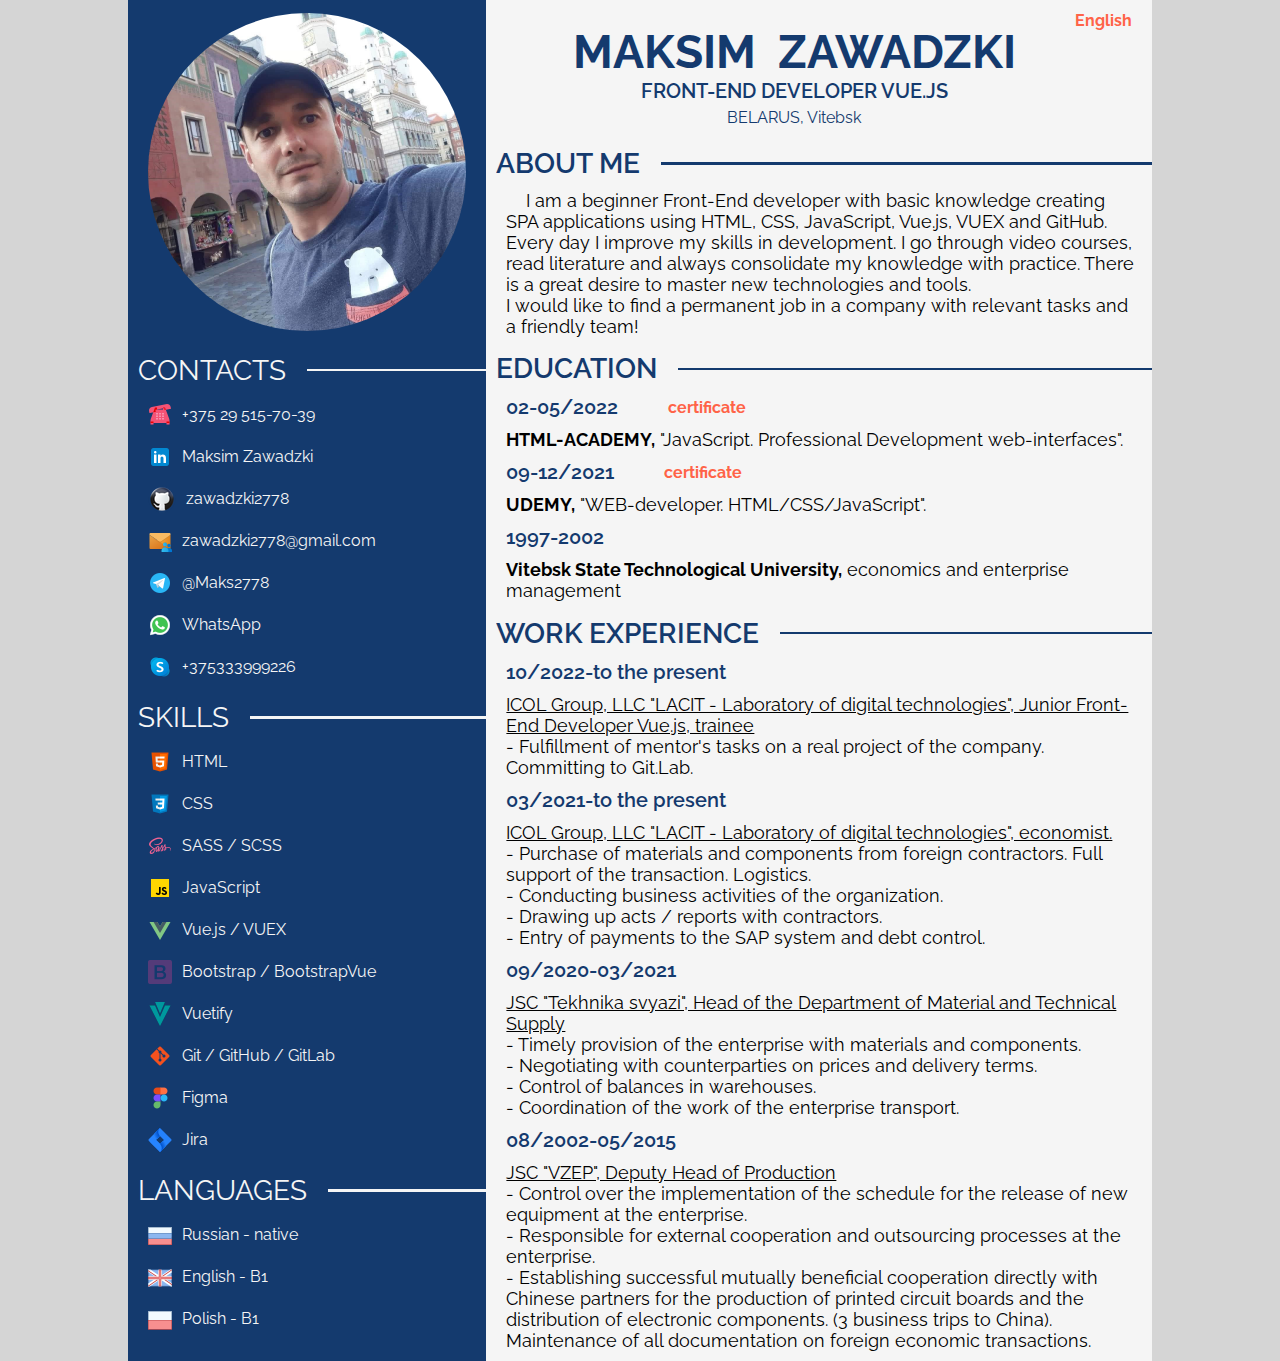
<file: index.html>
<!DOCTYPE html>
<html lang="en">

<head>
  <meta charset="UTF-8">
  <meta http-equiv="X-UA-Compatible" content="IE=edge">
  <meta name="viewport" content="width=device-width, initial-scale=1.0">
  <title>Maksim Zawadzki</title>
  <!-- <link rel="icon" type="image/x-icon" href="/icons/icons8-прикрепить-резюме-32.png"> -->
  <link type="image/png" sizes="16x16" rel="icon" href="/icons/icons8-man-67.png">
  <link rel="stylesheet" href="style.css">
  <link rel="preconnect" href="https://fonts.googleapis.com">
  <link rel="preconnect" href="https://fonts.gstatic.com" crossorigin>
  <link
    href="https://fonts.googleapis.com/css2?family=Raleway:ital,wght@0,300;0,400;0,600;0,800;1,300;1,400;1,600;1,800&display=swap"
    rel="stylesheet">
</head>

<body>
  <article class="container">
    <main class="CV">
      <section class="section_left">

        <div class="photo">
          <img class="personPhoto" src="icons/Photo_111.png" alt="my photo">
        </div>
        <!--делаю заголовок с линией справо-->
        <div class="contact">
          <div class="title">
            <span>
              CONTACTS
            </span>
          </div>

          <ul class="contact_list">
            <li class="phone">
              <img src="icons/icons8-звонящий-телефон-24.png" alt="my_phone">
              <div class="my_phone_link">
                <a href="tel:+375295157039" target="_blank">+375 29 515-70-39</a> <!-- изменил -->
              </div>
            </li>
            <li class="linkedin">
              <img src="icons/icons8-линкедин-24.png" alt="my_linkedin">
              <div class="my_linkedin_link">
                <a href="https://www.linkedin.com/in/maksim-zawadzki-37a7b9177/" target="_blank">Maksim Zawadzki</a>
              </div>
            </li>
            <li class="github">
              <img src="icons/icons8-github-28.png" alt="my_github">
              <div class="my_github_link">
                <a href="https://github.com/zawadzki2778" target="_blank">zawadzki2778</a>
              </div>
            </li>
            <li class="email">
              <img src="icons/icons8-общая-почта-24.png" alt="my_email">
              <div class="my_email_link">
                <a href="mailto:zawadzki2778@gmail.com" target="_blank">zawadzki2778@gmail.com</a> <!-- изменил -->
              </div>
            </li>
            <li class="telegram">
              <img src="icons/icons8-телеграмма-app-24 (1).png" alt="my_telegram">
              <div class="my_telegram_link">
                <a href="https://telegram.me/@Maks2778" target="_blank">@Maks2778</a> <!-- изменил -->
              </div>
            </li>
            <li class="whatsapp">
              <img src="icons/icons8-whatsapp-24 (1).png" alt="my_whatsapp">
              <div class="my_whatsapp_link">
                <a href="https://wa.me/375295157039" target="_blank">WhatsApp</a> <!-- изменил -->
              </div>
            </li>
            <li class="skype">
              <img src="icons/icons8-скайп-24 (1).png" alt="my_skype">
              <div class="my_skype_link">
                <a href="skype:live:.cid.a59bf013a0812b49?userinfo" target="_blank">+375333999226</a>
              </div>
            </li>
          </ul>
        </div>
        <!-- === ==== === S K I L S === ==== === -->
        <div class="skills">
          <div class="title">
            <span>
              SKILLS
            </span>
          </div>
          <ul class="skills_list">
            <li class="html">
              <img src="icons/icons8-html-5-24 (1).png" alt="my_html">
              <div class="my_html">HTML</div>
            </li>
            <li class="css">
              <img src="icons/icons8-css3-24 (1).png" alt="my_css">
              <div class="my_css">CSS</div>
            </li>
            <li class="css">
              <img src="icons/icons8-sass-24.png" alt="my_css">
              <div class="my_css">SASS / SCSS</div>
            </li>
            <li class="js">
              <img src="icons/icons8-javascript-24 (1).png" alt="my_js">
              <div class="my_js">JavaScript</div>
            </li>
            <li class="vue">
              <img src="icons/icons8-vue-js-24.png" alt="my_vue">
              <div class="my_vue">Vue.js / VUEX</div>
            </li>
            <li class="vue">
              <img src="icons/icons8-bootstrap-a-free-and-open-source-css-framework-24.png" alt="my_vue">
              <div class="my_vue">Bootstrap / BootstrapVue</div>
            </li>
            <li class="vue">
              <img src="icons/vuetify (1).svg" alt="my_vuetify">
              <div class="my_vue">Vuetify</div>
            </li>
            <li class="github1">
              <img src="icons/icons8-git-24.png" alt="my_github1">
              <div class="my_github1">Git / GitHub / GitLab</div>
            </li>
            <li class="figma">
              <img src="icons/icons8-figma-24 (1).png" alt="my_figma">
              <div class="my_figma">Figma</div>
            </li>
            <li class="figma">
              <img src="icons/icons8-jira-24.png" alt="my_jira">
              <div class="my_figma">Jira</div>
            </li>
          </ul>
        </div>
        <div class="languages">
          <div class="title">
            <span>
              LANGUAGES
            </span>
          </div>
          <ul class="languages_list">
            <li class="russian">
              <img src="icons/icons8-россия-24.png" alt="my_russian">
              <div class="my_russian">Russian - native</div>
            </li>
            <li class="english">
              <img src="icons/icons8-великобритания-24 (1).png" alt="my_english">
              <div class="my_english">English - B1</div>
            </li>
            <li class="polish">
              <img src="icons/icons8-польша-24.png" alt="my_polish">
              <div class="my_polish">Polish - B1</div>
            </li>
          </ul>
        </div>
      </section>

      <section class="section_right">
        <header>
          <div class="my_info">
            <h1>MAKSIM &nbspZAWADZKI</h1>
            <h2 class="profession">FRONT-END DEVELOPER VUE.JS</h2>
            <h4>BELARUS, Vitebsk</h4>
          </div>
          <!-- переключение языка-->

          <div class="dropdown">
            <p class="dropbtn">English</p>
            <div class="dropdown-content">
              <a href="main.html">RU</a>
              <a href="index.html">EN</a>
              <!-- <a href="#">PL</a> -->
            </div>
          </div>
        </header>

        <div class="about_me">
          <div class="title title_pro">
            <div class="title_span">
              ABOUT ME
            </div>
          </div>
        </div>
        <div class="about">
          <p class="name_about">
            I am a beginner Front-End developer with basic knowledge
            creating SPA applications using HTML, CSS, JavaScript, Vue.js, VUEX and GitHub.
            Every day I improve my skills in development. I go through video courses, read literature and always
            consolidate my knowledge with practice.
            There is a great desire to master new technologies and tools.<br>
            I would like to find a permanent job in a company with relevant tasks and a friendly team!
          </p>
        </div>

        <div class="study">
          <div class="education">
            <div class="title title_pro">
              <div class="title_span">
                EDUCATION
              </div>
            </div>
          </div>

          <div class="course">
            <div class="course_flex">
              <div class="data_course">02-05/2022</div>
              <p>
                <a class="sertificate" href="#">certificate<img src="html-academy-javascript.png" width="500" alt="photo" /></a>
              </p>
            </div>
            <p class="name_course"><strong class="text">HTML-ACADEMY,</strong> "JavaScript. Professional Development
              web-interfaces".
            </p>
          </div>

          <div class="course">
            <div class="course_flex">
              <div class="data_course">09-12/2021</div>
              <p>
                <a class="sertificate" href="#">certificate<img src="developer-udemy.png" width="700" alt="photo" /></a>
              </p>
            </div>
            <p class="name_course"><strong class="text">UDEMY,</strong> "WEB-developer. HTML/CSS/JavaScript".
            </p>
          </div>

        </div>
        <div class="university">
          <div class="data_university">1997-2002</div>
          <p class="name_university"><b>Vitebsk State Technological University,</b> economics and enterprise
            management</p>
        </div>
        <!-- <div class="college">
          <div class="data_college">1994-1997</div>
          <p class="name_college"><b>Vitebsk State Technological College,<br></b> industrial and civil building</p>
        </div> -->
        </div>
        <!-- === === === WORK EXPERIENCE === === === === === === -->
        <div class="work">
          <div class="experience">
            <div class="title title_pro">
              <div class="title_span">
                WORK EXPERIENCE
              </div>
            </div>
          </div>
          <div class="lacit">
            <div class="data_lacit">10/2022-to the present</div>
            <p class="name_lacit"><ins>ICOL Group, LLC "LACIT - Laboratory of digital technologies",
              Junior Front-End Developer Vue.js, trainee</ins><br>
              - Fulfillment of mentor's tasks on a real project of the company. Committing to Git.Lab.
            </p>
          </div>
          <div class="lacit">
            <div class="data_lacit">03/2021-to the present</div>
            <p class="name_lacit"><ins>ICOL Group, LLC "LACIT - Laboratory of digital technologies",
                economist.</ins><br>
              - Purchase of materials and components from foreign contractors. Full support of the
              transaction. Logistics.<br>
              - Conducting business activities of the organization.<br>
              - Drawing up acts / reports with contractors.<br>
              - Entry of payments to the SAP system and debt control.<br>
            </p>
          </div>
          <div class="tekhnika">
            <div class="data_tekhnika">09/2020-03/2021</div>
            <p class="name_tekhnika"><ins>JSC "Tekhnika svyazi", Head of the Department of Material and Technical
                Supply</ins><br>
              - Timely provision of the enterprise with materials and components.<br>
              - Negotiating with counterparties on prices and delivery terms.<br>
              - Control of balances in warehouses.<br>
              - Coordination of the work of the enterprise transport.<br>
            </p>
          </div>
          <div class="VZEP">
            <div class="data_VZEP">08/2002-05/2015</div>
            <p class="name_VZEP"><ins>JSC "VZEP", Deputy Head of Production</ins><br>
              - Control over the implementation of the schedule for the release of new equipment at the enterprise.<br>
              - Responsible for external cooperation and outsourcing processes at the enterprise.<br>
              - Establishing successful mutually beneficial cooperation directly with Chinese partners for
              the production of printed circuit boards and the distribution of electronic components. (3
              business trips to China). Maintenance of all documentation on foreign economic
              transactions.<br>
            </p>
          </div>
        </div>
      </section>
    </main>
    <!-- <footer>
      <div class="info">
        <a class="github_link" href="https://github.com/zawadzki2778">
          <img class="github_icon" src="icons/icons8-github-50.png">
          <p class="github_footer">GitHub</p>
        </a>
        <p class="year">2021</p>
        <a class="rsschol_link" href="https://rs.school/js/">
          <p class="rsschool">RSschool</p>
          <img class="rsschol_icon" src="icons/rs_school_js.svg">
        </a>
      </div>
    </footer> -->
    </div>
</body>

</html>
</file>
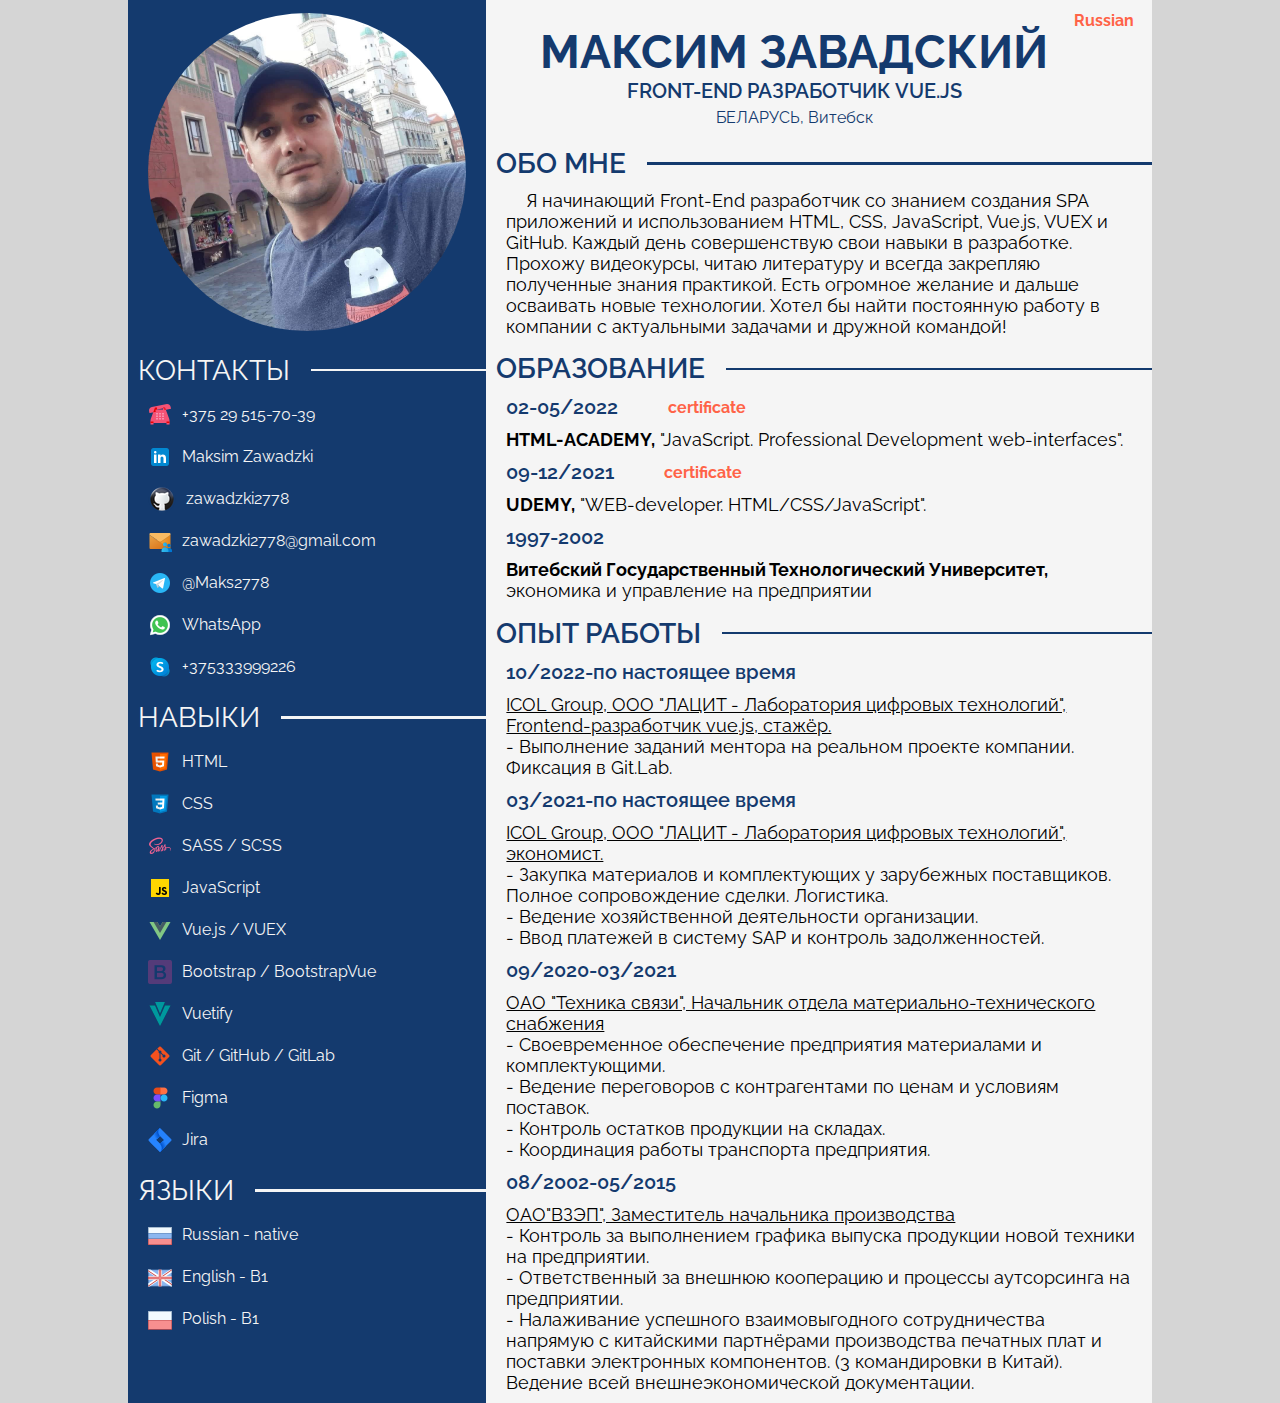
<file: main.html>
<!DOCTYPE html>
<html lang="en">

<head>
  <meta charset="UTF-8">
  <meta http-equiv="X-UA-Compatible" content="IE=edge">
  <meta name="viewport" content="width=device-width, initial-scale=1.0">
  <title>Максим Завадский</title>
  <!-- <link rel="icon" type="image/x-icon" href="/icons/icons8-прикрепить-резюме-32.png"> -->
  <link type="image/png" sizes="16x16" rel="icon" href="/icons/icons8-man-67.png">

  <link rel="stylesheet" href="style.css">
  <link rel="preconnect" href="https://fonts.googleapis.com">
  <link rel="preconnect" href="https://fonts.gstatic.com" crossorigin>
  <link
    href="https://fonts.googleapis.com/css2?family=Raleway:ital,wght@0,300;0,400;0,600;0,800;1,300;1,400;1,600;1,800&display=swap"
    rel="stylesheet">
</head>

<body>
  <article class="container">
    <main class="CV">
      <section class="section_left">

        <div class="photo">
          <img class="personPhoto" src="icons/Photo_111.png" alt="my photo">
        </div>
        <!--делаю заголовок с линией справо-->
        <div class="contact">
          <div class="title">
            <span>
              КОНТАКТЫ
            </span>
          </div>

          <ul class="contact_list">
            <li class="phone">
              <img src="icons/icons8-звонящий-телефон-24.png" alt="my_phone">
              <div class="my_phone_link">
                <a href="tel:+375295157039" target="_blank">+375 29 515-70-39</a> <!-- изменил -->
              </div>
            </li>
            <li class="linkedin">
              <img src="icons/icons8-линкедин-24.png" alt="my_linkedin">
              <div class="my_linkedin_link">
                <a href="https://www.linkedin.com/in/maksim-zawadzki-37a7b9177/" target="_blank">Maksim Zawadzki</a>
              </div>
            </li>
            <li class="github">
              <img src="icons/icons8-github-28.png" alt="my_github">
              <div class="my_github_link">
                <a href="https://github.com/zawadzki2778" target="_blank">zawadzki2778</a>
              </div>
            </li>
            <li class="email">
              <img src="icons/icons8-общая-почта-24.png" alt="my_email">
              <div class="my_email_link">
                <a href="mailto:zawadzki2778@gmail.com" target="_blank">zawadzki2778@gmail.com</a> <!-- изменил -->
              </div>
            </li>
            <li class="telegram">
              <img src="icons/icons8-телеграмма-app-24 (1).png" alt="my_telegram">
              <div class="my_telegram_link">
                <a href="https://telegram.me/@Maks2778" target="_blank">@Maks2778</a> <!-- изменил -->
              </div>
            </li>
            <li class="whatsapp">
              <img src="icons/icons8-whatsapp-24 (1).png" alt="my_whatsapp">
              <div class="my_whatsapp_link">
                <a href="https://wa.me/375295157039" target="_blank">WhatsApp</a> <!-- изменил -->
              </div>
            </li>
            <li class="skype">
              <img src="icons/icons8-скайп-24 (1).png" alt="my_skype">
              <div class="my_skype_link">
                <a href="skype:live:.cid.a59bf013a0812b49?userinfo" target="_blank">+375333999226</a>
              </div>
            </li>
          </ul>
        </div>
         <!-- === ==== === S K I L S === ==== === -->
        <div class="skills">
          <div class="title">
            <span>
              НАВЫКИ
            </span>
          </div>
          <ul class="skills_list">
            <li class="html">
              <img src="icons/icons8-html-5-24 (1).png" alt="my_html">
              <div class="my_html">HTML</div>
            </li>
            <li class="css">
              <img src="icons/icons8-css3-24 (1).png" alt="my_css">
              <div class="my_css">CSS</div>
            </li>
            <li class="css">
              <img src="icons/icons8-sass-24.png" alt="my_sass">
              <div class="my_css">SASS / SCSS</div>
            </li>
            <li class="js">
              <img src="icons/icons8-javascript-24 (1).png" alt="my_js">
              <div class="my_js">JavaScript</div>
            </li>
            <li class="vue">
              <img src="icons/icons8-vue-js-24.png" alt="my_vue">
              <div class="my_vue">Vue.js / VUEX</div>
            </li>
            <li class="vue">
              <img src="icons/icons8-bootstrap-a-free-and-open-source-css-framework-24.png" alt="my_vue">
              <div class="my_vue">Bootstrap / BootstrapVue</div>
            </li>
            <li class="vue">
              <img src="icons/vuetify (1).svg" alt="my_vuetify">
              <div class="my_vue">Vuetify</div>
            </li>
            <li class="github1">
              <img src="icons/icons8-git-24.png" alt="my_github1">
              <div class="my_github1">Git / GitHub / GitLab</div>
            </li>
            <li class="figma">
              <img src="icons/icons8-figma-24 (1).png" alt="my_figma">
              <div class="my_figma">Figma</div>
            </li>
            <li class="figma">
              <img src="icons/icons8-jira-24.png" alt="my_jira">
              <div class="my_figma">Jira</div>
            </li>
          </ul>
        </div>
        <div class="languages">
          <div class="title">
            <span>
              ЯЗЫКИ
            </span>
          </div>
          <ul class="languages_list">
            <li class="russian">
              <img src="icons/icons8-россия-24.png" alt="my_russian">
              <div class="my_russian">Russian - native</div>
            </li>
            <li class="english">
              <img src="icons/icons8-великобритания-24 (1).png" alt="my_english">
              <div class="my_english">English - B1</div>
            </li>
            <li class="polish">
              <img src="icons/icons8-польша-24.png" alt="my_polish">
              <div class="my_polish">Polish - B1</div>
            </li>
          </ul>
        </div>
      </section>

      <section class="section_right">
        <header>
          <div class="my_info">
            <h1>МАКСИМ ЗАВАДСКИЙ</h1>
            <h2 class="profession">FRONT-END РАЗРАБОТЧИК VUE.JS</h2>
            <h4>БЕЛАРУСЬ, Витебск</h4>
          </div>
          <!-- переключение языка-->

          <div class="dropdown">
            <p class="dropbtn">Russian</p>
            <div class="dropdown-content">
              <a href="main.html">RU</a>
              <a href="index.html">EN</a>
              <!-- <a href="#">PL</a> -->
            </div>
          </div>

        </header>

        <div class="about_me">
          <div class="title title_pro">
            <div class="title_span">
              ОБО МНЕ
            </div>
          </div>
        </div>
        <div class="about">
          <p class="name_about">
            Я начинающий Front-End разработчик со знанием
            создания SPA приложений и использованием HTML, CSS, JavaScript, Vue.js, VUEX и GitHub.
            Каждый день совершенствую свои навыки в разработке. Прохожу видеокурсы, читаю литературу и всегда
            закрепляю полученные знания практикой.
            Есть огромное желание и дальше осваивать новые технологии.
            Хотел бы найти постоянную работу в компании с актуальными задачами и дружной командой!
          </p>
        </div>

        <div class="study">
          <div class="education">
            <div class="title title_pro">
              <div class="title_span">
                ОБРАЗОВАНИЕ
              </div>
            </div>
          </div>

          <div class="course">
            <div class="course_flex">
              <div class="data_course">02-05/2022</div>
              <p>
                <a class="sertificate" href="#">certificate<img src="html-academy-javascript.png" width="500"
                    alt="photo" /></a>
              </p>
            </div>
            <p class="name_course"> <strong class="text">HTML-ACADEMY,</strong> "JavaScript. Professional Development
              web-interfaces".
            </p>
          </div>

          <div class="course">
            <div class="course_flex">
              <div class="data_course">09-12/2021</div>
              <p>
                <a class="sertificate" href="#">certificate<img src="developer-udemy.png" width="700" alt="image" /></a>
              </p>
            </div>
            <p class="name_course"><strong class="text">UDEMY,</strong> "WEB-developer. HTML/CSS/JavaScript".
            </p>
          </div>

        </div>
        <div class="university">
          <div class="data_university">1997-2002</div>
          <p class="name_university"><b>Витебский Государственный Технологический Университет,</b> экономика и
            управление на предприятии</p>
        </div>
        <!-- <div class="college">
          <div class="data_college">1994-1997</div>
          <p class="name_college"><b>Витебский Государственный Технологический Колледж,</b> промышленное и гражданское
            строительство</p>
        </div> -->
        </div>
        <!-- === === ==== === === ОПЫТ РАБОТЫ === === === === === -->
        <div class="work">
          <div class="experience">
            <div class="title title_pro">
              <div class="title_span">
                ОПЫТ РАБОТЫ
              </div>
            </div>
          </div>
          <div class="lacit">
            <div class="data_lacit">10/2022-по настоящее время</div>
            <p class="name_lacit"><ins>ICOL Group, ООО "ЛАЦИТ - Лаборатория цифровых технологий",
                Frontend-разработчик vue.js, стажёр.</ins><br>
              - Выполнение заданий ментора на реальном проекте компании. Фиксация в Git.Lab.
            </p>
          </div>
          <div class="lacit">
            <div class="data_lacit">03/2021-по настоящее время</div>
            <p class="name_lacit"><ins>ICOL Group, ООО "ЛАЦИТ - Лаборатория цифровых технологий",
                экономист.</ins><br>
              - Закупка материалов и комплектующих у зарубежных поставщиков. Полное сопровождение сделки. Логистика.<br>
              - Ведение хозяйственной деятельности организации.<br>
              - Ввод платежей в систему SAP и контроль задолженностей.<br>
            </p>
          </div>
          <div class="tekhnika">
            <div class="data_tekhnika">09/2020-03/2021</div>
            <p class="name_tekhnika"><ins>ОАО "Техника связи", Начальник отдела материально-технического
                снабжения</ins><br>
              - Своевременное обеспечение предприятия материалами и комплектующими.<br>
              - Ведение переговоров с контрагентами по ценам и условиям поставок.<br>
              - Контроль остатков продукции на складах.<br>
              - Координация работы транспорта предприятия.<br>
            </p>
          </div>
          <div class="VZEP">
            <div class="data_VZEP">08/2002-05/2015</div>
            <p class="name_VZEP"><ins>ОАО"ВЗЭП", Заместитель начальника производства</ins><br>
              - Контроль за выполнением графика выпуска продукции новой техники на предприятии.<br>
              - Ответственный за внешнюю кооперацию и процессы аутсорсинга на предприятии.<br>
              - Налаживание успешного взаимовыгодного сотрудничества напрямую с китайскими партнёрами
              производства печатных плат и поставки электронных компонентов. (3
              командировки в Китай). Ведение всей внешнеэкономической документации.<br>
            </p>
          </div>
        </div>
      </section>
    </main>
    <!-- <footer>
      <div class="info">
        <a class="github_link" href="https://github.com/zawadzki2778">
          <img class="github_icon" src="icons/icons8-github-50.png">
          <p class="github_footer">GitHub</p>
        </a>
        <p class="year">2021</p>
        <a class="rsschol_link" href="https://rs.school/js/">
          <p class="rsschool">RSschool</p>
          <img class="rsschol_icon" src="icons/rs_school_js.svg">
        </a>
      </div>
    </footer> -->
    </div>
</body>

</html>
</file>
<file: style.css>
* {
    box-sizing: border-box;
    margin: 0;
    padding: 0;
}

html {
    font-family: "Raleway", sans-serif;
}

body {
    background-color: rgb(213, 213, 213);
}

header {
    display: flex;
    padding: 5px 0;
    flex-direction: column-reverse;
}

.container {
    min-height: auto;
    width: 1024px;
    margin: 0 auto;
}

.CV {
    display: flex;
    min-height: auto;
    width: 1024px;
    margin: 0 auto;
    background-color: whitesmoke
}

.section_left {
    width: 35%;
    text-align: center;
    background-color: rgb(20, 58, 110);
    padding-bottom: 10px;
}

.section_right {
    width: 65%;
    text-align: center;
    margin-top: 0px;
    padding-bottom: 10px;
}

.photo {
    size: 320px;
    padding: 3px 20px;
}

.personPhoto {
    width: 100%;
    border-radius: 50%;
    margin-top: 10px;
}

.my_info {
    text-align: center;
    margin-right: 50px;
}

h1 {
    margin-top: 20px;
    /* margin-left: 50px;
    text-align: left; */
    font-weight: 700;
    font-size: 46px;
    color: rgb(20, 58, 110);
}

h2 {
    color: rgb(20, 58, 110);
    /* text-align: left;
    margin-left: 120px; */
}

h4 {
    font-weight: normal;
    /* text-align: left;
    margin-left: 200px; */
    color: rgb(20, 58, 110);
    margin-top: 5px;
}

.profession {
    font-weight: 400;
    font-size: 20px;
    font-weight: 600;
}

.about,
.course,
.university,
.college,
.lacit,
.tekhnika,
.VZEP {
    text-align: left;
    margin-top: 10px;
    padding-left: 20px;
}

.course_flex {
    display: flex;
    align-items: center;
}

.sertificate {
    color: tomato;
    margin-left: 50px;
    font-weight: bold;
}

.data_course,
.data_university,
.data_college,
.data_lacit,
.data_tekhnika,
.data_VZEP {
    font-weight: 600;
    font-size: 20px;
    color: rgb(20, 58, 110);
}

.name_about,
.name_course,
.name_university,
.name_college,
.name_lacit,
.name_tekhnika,
.name_VZEP {
    font-weight: 400;
    font-size: 18px;
    margin: 10px 15px 0 0;
}

.name_about {
    text-indent: 20px;
    /* Отступ первой строки в пикселах(красная строка)*/
}

/*https://frontblog.ru/verstka-zagolovoka-s-liniyami-po-bokam-na-css.html*/
.title {
    /* Чтобы спрятать часть линий, которые 
    ** будут вылазить за пределы блока */
    overflow: hidden;
    /* Выравнивание заголовка по центру, 
    ** можно использовать left, right */
    text-align: left;
    /* Тут можно добавить другие стили для заголовка */
    font-size: 28px;
    margin-left: 10px;
    margin-top: 13px;
}

.title span {
    /* Стили тега обертки для заголовков 
    ** в несколько строк */
    display: inline-block;
    vertical-align: middle;
    color: whitesmoke;
}

.title_span {
    display: inline-block;
    vertical-align: middle;
    color: rgb(20, 58, 110);
    font-weight: 600;
}

/* .title:before, */
.title:after {
    /* Обязательно указываем пустое свойство content, 
    ** иначе псевдоэлементы не появятся на сайте */
    content: "";
    /* Указываем что наши линии будут строчно-блочные и 
    ** выравнивание по высоте - по центру */
    display: inline-block;
    vertical-align: middle;
    /* Задаем ширину 100% и выбираем высоту линии, 
    ** в нашем примере она равна 4 пикселям */
    width: 100%;
    height: 2.5px;
    /* Добавляем цвет для линии */
    background-color: whitesmoke;
    /* Добавляем пседоэлемантам возможность изменить 
    ** позицию линии, для создания отступов от текста */
    position: relative;
}

.title_pro:after {
    content: "";
    display: inline-block;
    vertical-align: middle;
    width: 100%;
    height: 2.5px;
    background-color: rgb(20, 58, 110);
    position: relative;
}

/* .title:before { */
/* Смещаем левую линию на 100% влево, чтобы линия 
    ** встала рядом с текстом слева */
/* margin-left: -100%; */
/* Указываем в пикселях отступ линии от текста заголовка */
/* left: -14px;
} */
.title:after {
    /* Смещаем правую линию на 100% вправо, чтобы 
    ** линия встала рядом с текстом справа */
    margin-right: -100%;
    /* Указываем в пикселях отступ линии от текста заголовка */
    right: -14px;
}

/* -------------------------------------------------------------*/
.contact_list,
.skills_list {
    margin-top: 10px;
    margin-left: 20px;
    text-align: left;
    list-style-type: none;
}

.languages_list {
    margin-top: 10px;
    margin-left: 20px;
    text-align: left;
    list-style-type: none;
}

.contact_title,
.skills_title,
.languages_title {
    margin-top: 20.5px;
    text-align: left;
    padding-left: 20px;
    font-weight: 600;
    color: whitesmoke;
}

.phone,
.email,
.telegram,
.whatsapp,
.skype,
.github,
.html,
.css,
.js,
.vue,
.github1,
.linkedin,
.figma,
.russian,
.english,
.polish {
    display: flex;
    align-items: center;
    text-align: center;
    color: whitesmoke;
    text-decoration: none;
    transition: all .4s linear;
    margin-top: 5px;
}

.my_phone_link,
.my_email_link,
.my_telegram_link,
.my_whatsapp_link,
.my_skype_link,
.my_github_link,
.my_linkedin_link,
.my_html,
.my_css,
.my_js,
.my_vue,
.my_github1,
.my_figma,
.my_russian,
.my_english,
.my_polish {
    margin: 8px 0 10px 10px;
}

a {
    color: whitesmoke;
    text-decoration: none;
    transition: all .3s linear;
}

/* footer {
    display: flex;
    justify-content: space-around;
    min-height: auto;
    width: 1024px;
    margin: 0 auto;
    background-color: #2b3b5a;
}

.info {
    display: flex;
}

.github_link,
.rsschol_link {
    display: flex;
    align-items: center;
}

.github_footer,
.year,
.rsschool {
    padding: 10px;
    align-items: center;
    font-size: 20px;
    color: whitesmoke;
} */
/* стили для всплывающего меню при переключении языков */
.dropbtn {
    padding: 6px;
    font-weight: bold;
    color: tomato;
    cursor: pointer;
}

.dropdown {
    position: absolute;
    /* было relative */
    display: inline-block;
    /* бобавил */
    align-self: flex-end;
    margin-right: 8px;
    top: 5px;
    width: 80px;
}

.dropdown-content {
    display: none;
    position: absolute;
    background-color: rgb(20, 58, 110);
    border-radius: 10%;
    min-width: 80px;
    box-shadow: 0px 8px 16px 0px rgba(0, 0, 0, 0.2);
    z-index: 1;
}

.dropdown-content a {
    color: whitesmoke;
    padding: 8px 10px;
    display: block;
    font-weight: bold;
    font-size: 14px;
}

a:hover {
    color: #00cf00;
}

.dropdown:hover .dropdown-content {
    display: block;
    text-align: center;
}

.dropdown:hover .dropbtn {
    color: #00cf00;
    transition: all .4s linear;
}

/* стили для попапов, появляющихся при клике на сертификат */
a img {
    display: none;
    position: absolute;
    z-index: 1;
    /* без него выстала полоса из title:after */
}

a:hover img {
    display: block;
    transition: 0.7s;
}
</file>
